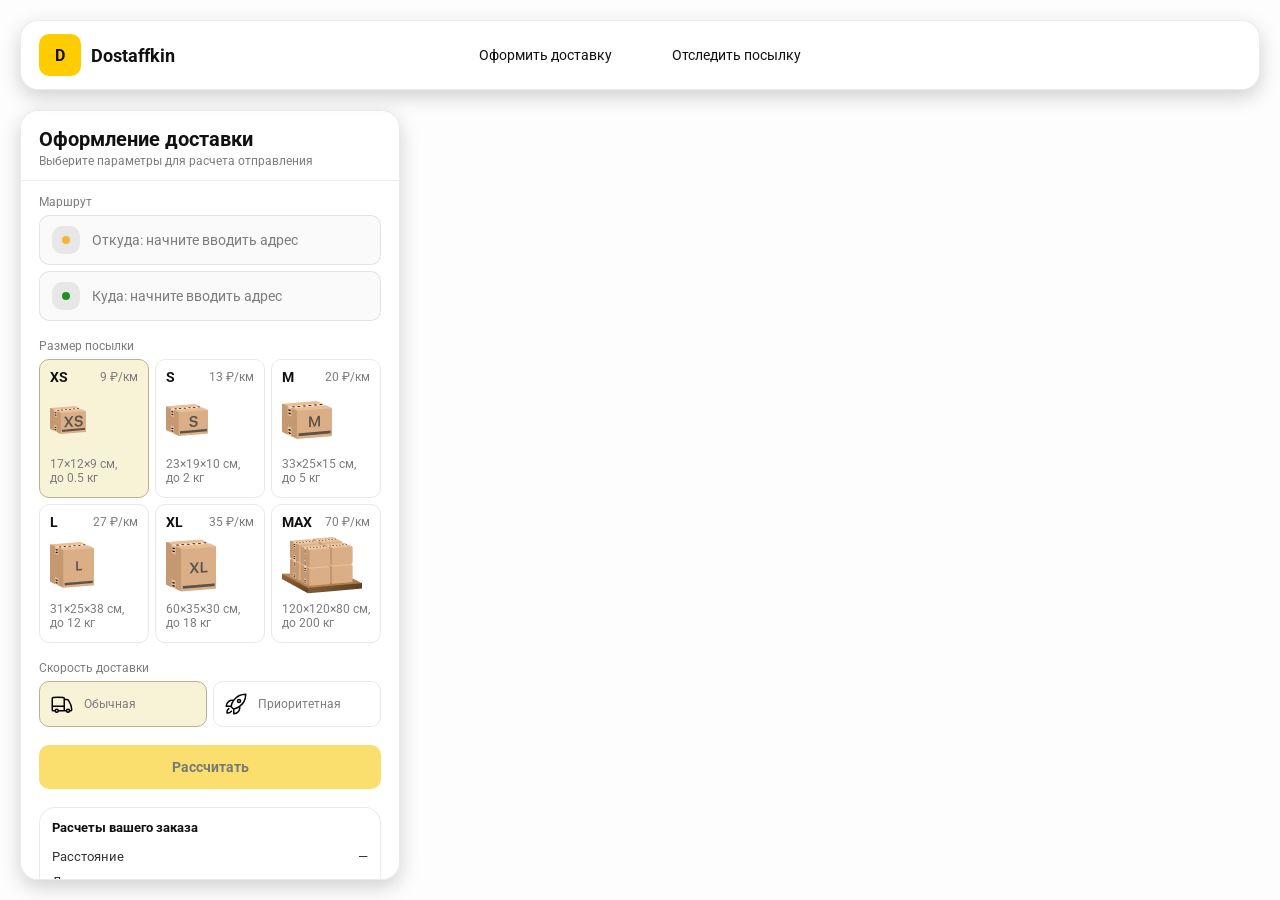
<file: order.html>
<!doctype html>
<html lang="ru">
  <head>
    <meta charset="utf-8" />
    <meta
      name="viewport"
      content="width=device-width,initial-scale=1,maximum-scale=1,user-scalable=0"
    />
    <title>Оформление доставки</title>

    <link rel="stylesheet" href="styles.css/base.css" />
    <link rel="stylesheet" href="styles.css/base_adaptive.css" />

    <link rel="stylesheet" href="styles.css/order.css" />
    <link rel="stylesheet" href="styles.css/order_adaptive.css" />
    <script src="https://testologia.ru/ymc_min.js" data-apikey="7e79e561-6e0d-4f2b-82f0-d244b38d272e" data-suggest-apikey="b0b9fec1-f55a-4c28-bd03-d4cc702e917c"></script>
  </head>
  <body>
    <div id="map"></div>
    <header class="header">
      <a class="header-brand" href="./index.html">
        <div class="header-logo">D</div>
        <div class="header-title">Dostaffkin</div>
      </a>
      <nav class="header-menu">
        <a class="header-link" href="#">Оформить <span>доставку</span></a>
        <a class="header-link" href="./track.html">Отследить <span>посылку</span></a>
      </nav>
    </header>
    <aside class="main" id="sidebar">
      <div class="main-header">
        <div class="main-title">Оформление доставки</div>
        <div class="main-text">Выберите параметры для расчета отправления</div>
      </div>
      <div class="main-content">
        <div class="main-route">
          <div class="main-block-title">Маршрут</div>
          <div class="main-fields">
            <div class="main-field" id="fromField">
              <div class="main-pin"></div>
              <input
                id="from"
                placeholder="Откуда: начните вводить адрес"
                autocomplete="off"
              />
              <div
                class="main-ac"
                id="fromAc"
                role="listbox"
                aria-label="Подсказки адресов"
              ></div>
            </div>

            <div class="main-field" id="toField">
              <div class="main-pin"></div>
              <input
                id="to"
                placeholder="Куда: начните вводить адрес"
                autocomplete="off"
              />
              <div
                class="main-ac"
                id="toAc"
                role="listbox"
                aria-label="Подсказки адресов"
              ></div>
            </div>
          </div>
        </div>
        <div class="main-package">
          <div class="main-block-title">Размер посылки</div>

          <div class="main-sizes">
            <div class="main-size-card is-active" data-value="xs">
              <div class="main-size-top">
                <div class="main-size-label">XS</div>
                <div class="main-size-rate">9 ₽/км</div>
              </div>
              <div class="main-size-media">
                <image src="image/sizes/xs.png" alt="Короб XS" />
              </div>
              <div class="main-size-description">
                17×12×9 см,<br />до 0.5 кг
              </div>
            </div>

            <div class="main-size-card" data-value="s">
              <div class="main-size-top">
                <div class="main-size-label">S</div>
                <div class="main-size-rate">13 ₽/км</div>
              </div>
              <div class="main-size-media">
                <image src="image/sizes/s.png" alt="Короб S" />
              </div>
              <div class="main-size-description">23×19×10 см,<br />до 2 кг</div>
            </div>

            <div class="main-size-card" data-value="m">
              <div class="main-size-top">
                <div class="main-size-label">M</div>
                <div class="main-size-rate">20 ₽/км</div>
              </div>
              <div class="main-size-media">
                <image src="image/sizes/m.png" alt="Короб M" />
              </div>
              <div class="main-size-description">33×25×15 см,<br />до 5 кг</div>
            </div>

            <div class="main-size-card" data-value="l">
              <div class="main-size-top">
                <div class="main-size-label">L</div>
                <div class="main-size-rate">27 ₽/км</div>
              </div>
              <div class="main-size-media">
                <image src="image/sizes/l.png" alt="Короб L" />
              </div>
              <div class="main-size-description">
                31×25×38 см,<br />до 12 кг
              </div>
            </div>

            <div class="main-size-card" data-value="xl">
              <div class="main-size-top">
                <div class="main-size-label">XL</div>
                <div class="main-size-rate">35 ₽/км</div>
              </div>
              <div class="main-size-media">
                <image src="image/sizes/xl.png" alt="Короб XL" />
              </div>
              <div class="main-size-description">
                60×35×30 см,<br />до 18 кг
              </div>
            </div>

            <div class="main-size-card" data-value="max">
              <div class="main-size-top">
                <div class="main-size-label">MAX</div>
                <div class="main-size-rate">70 ₽/км</div>
              </div>
              <div class="main-size-media main-size-media-palleta">
                <image src="image/sizes/max.png" alt="Паллета" />
              </div>
              <div class="main-size-description">
                120×120×80 см,<br />до 200 кг
              </div>
            </div>
          </div>
        </div>
        <div class="main-speed">
    <div class="main-block-title">Скорость доставки</div>

    <div class="main-speeds">
        <div class="main-speed-card is-active" data-value="regular">
            <image class="main-speed-media" src="image/icons/regular.svg" alt="Regular"/>
            <div class="main-speed-description">Обычная</div>
        </div>
        <div class="main-speed-card" data-value="fast">
            <image class="main-speed-media" src="image/icons/fast.svg" alt="Fast"/>
            <div class="main-speed-description">Приоритетная</div>
        </div>

    </div>
</div>
        <div class="main-calculate-block">
          <button
            id="calc"
            class="button calculate-button"
            type="button"
            disabled
          >
            Рассчитать
          </button>
        </div>
        <div class="main-result" id="result">
          <div class="main-result-title">Расчеты вашего заказа</div>
          <div class="main-result-lines">
            <div class="main-result-line">
              <span>Расстояние</span><span id="distanceValue">—</span>
            </div>
            <div class="main-result-line">
              <span>Доставим через</span><span id="durationValue">—</span>
            </div>
            <div class="main-result-line">
              <span>Тариф</span><span id="rateValue">—</span>
            </div>
          </div>
          <div class="main-price">
            <div class="main-price-label">Итого</div>
            <div class="main-price-value" id="totalValue">—</div>
          </div>
        </div>
        <div class="main-order-box">
          <div class="main-order-form" id="orderForm">
            <div class="main-order-title">Оформление доставки</div>
            <div class="main-block-info-row">
              <div class="main-block-title">Контакты</div>
              <div class="order-fields">
                <div class="main-field">
                  <input
                    id="customerName"
                    placeholder="Ваше имя"
                    autocomplete="off"
                  />
                </div>
                <div class="main-field">
                  <input
                    id="customerPhone"
                    placeholder="Ваш телефон"
                    autocomplete="off"
                    inputmode="tel"
                  />
                </div>
              </div>
            </div>
            <div class="main-block-info-row extra-info">
              <div class="main-block-title">Дополнительная информация</div>
              <div class="main-field textarea">
                <textarea
                  id="comment"
                  placeholder="Детали доставки и комментарии"
                ></textarea>
              </div>
            </div>
            <button
              id="submit"
              class="button main-submit-request"
              type="button"
              disabled
            >
              Отправить заявку
            </button>
          </div>

          <div class="main-order-success" id="orderSuccess">
            <div class="main-success-icon">✓</div>
            <div class="main-success-title">Заявка отправлена!</div>
            <div class="main-success-title">
              Номер отправления – <span id="orderId"></span>
            </div>
            <div class="main-success-subtitle">Мы скоро свяжемся с вами</div>
          </div>
        </div>
      </div>
    </aside>
    <script src="scripts/order.js" ></script>
  </body>
</html>
</file>
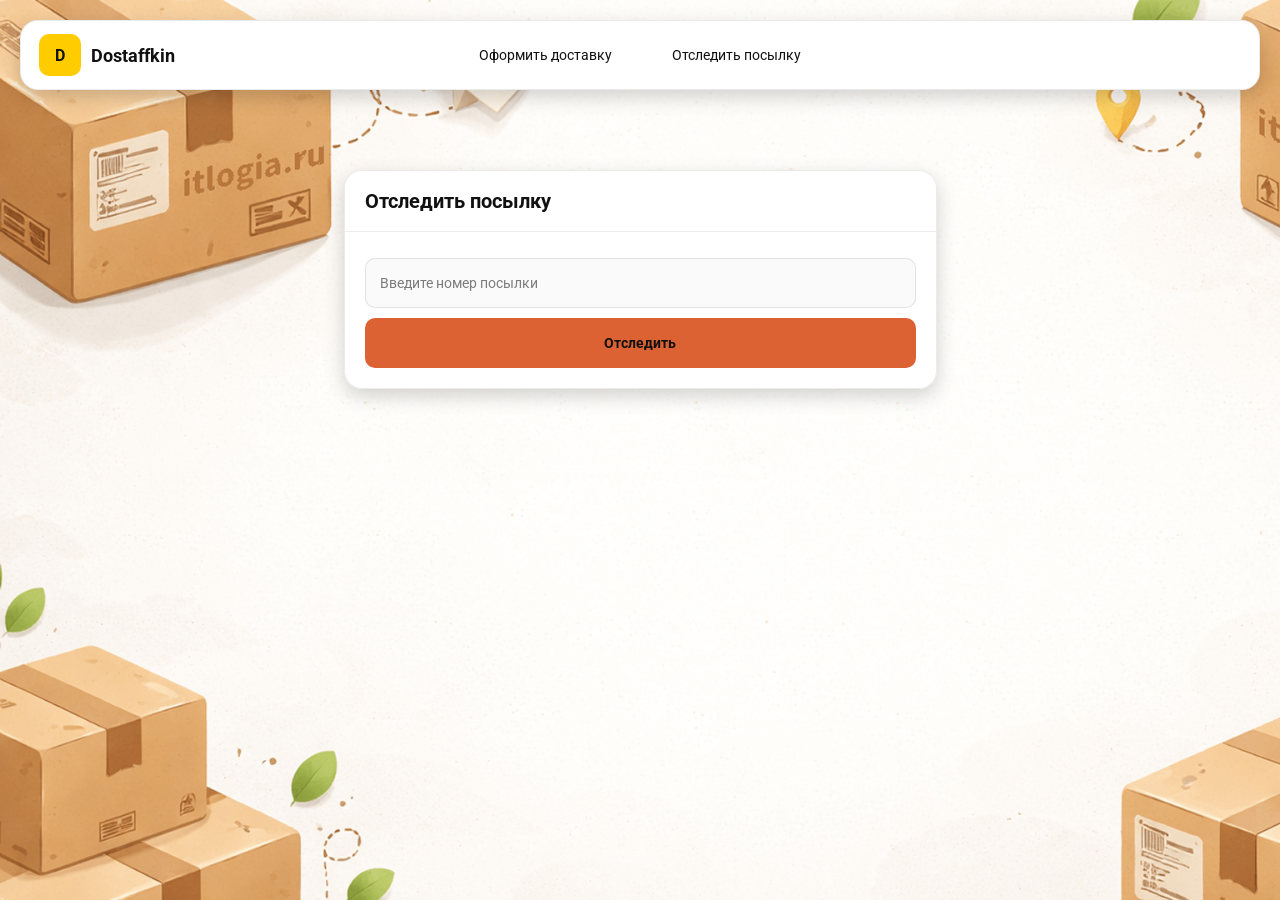
<file: track.html>
<!doctype html>
<html lang="ru">
<head>
    <meta charset="utf-8"/>
    <meta name="viewport" content="width=device-width,initial-scale=1,maximum-scale=1,user-scalable=0"/>
    <title>Отследить посылку</title>
    <link rel="stylesheet" href="styles.css/base.css"/>
    <link rel="stylesheet" href="styles.css/base_adaptive.css"/>

    <link rel="stylesheet" href="styles.css/track.css"/>
    <link rel="stylesheet" href="styles.css/track_adaptive.css"/>
</head>
<body>
<div class="container">
<header class="header">
      <a class="header-brand" href="./index.html">
        <div class="header-logo">D</div>
        <div class="header-title">Dostaffkin</div>
      </a>
      <nav class="header-menu">
        <a class="header-link" href="./order.html"> Оформить<span> доставку</span></a>
        <a class="header-link" href="#">Отследить <span>посылку</span></a>
      </nav>
    </header>
    <main class="track-content">
        <section class="track-card track-search">
    <div class="track-title">Отследить посылку</div>
    <div class="track-action">
        <div class="main-field track-field">
            <input id="trackNumber" placeholder="Введите номер посылки" autocomplete="off"/>
        </div>
        <button id="trackButton" class="button track-button" type="button">Отследить</button>
    </div>
</section>
<section class="track-card track-result" id="trackResult">
    <div class="track-result-header">
        <div class="track-id" id="trackIdValue"></div>
        <div class="track-routes">
            <div class="track-route">
                <div class="track-route-pin">
                    <svg xmlns="http://www.w3.org/2000/svg" fill="none" viewBox="0 0 24 24" stroke-width="1.5"
                         stroke="orange" class="size-6">
                        <path stroke-linecap="round" stroke-linejoin="round"
                              d="M15 10.5a3 3 0 1 1-6 0 3 3 0 0 1 6 0Z"/>
                        <path stroke-linecap="round" stroke-linejoin="round"
                              d="M19.5 10.5c0 7.142-7.5 11.25-7.5 11.25S4.5 17.642 4.5 10.5a7.5 7.5 0 1 1 15 0Z"/>
                    </svg>
                </div>
                <div class="track-route-address" id="trackFromValue">
                    Откуда: Москва, улица Арбат, 1
                </div>
            </div>
            <div class="track-route track-route-arrow">
                <svg xmlns="http://www.w3.org/2000/svg" fill="none" viewBox="0 0 24 24" stroke-width="1.5"
                     stroke="currentColor" class="size-6">
                    <path stroke-linecap="round" stroke-linejoin="round"
                          d="M19.5 13.5 12 21m0 0-7.5-7.5M12 21V3"/>
                </svg>
            </div>
            <div class="track-route">
                <div class="track-route-pin">
                    <svg xmlns="http://www.w3.org/2000/svg" fill="none" viewBox="0 0 24 24" stroke-width="1.5"
                         stroke="green" class="size-6">
                        <path stroke-linecap="round" stroke-linejoin="round"
                              d="M15 10.5a3 3 0 1 1-6 0 3 3 0 0 1 6 0Z"/>
                        <path stroke-linecap="round" stroke-linejoin="round"
                              d="M19.5 10.5c0 7.142-7.5 11.25-7.5 11.25S4.5 17.642 4.5 10.5a7.5 7.5 0 1 1 15 0Z"/>
                    </svg>
                </div>
                <div class="track-route-address" id="trackToValue">
                    Куда: Минск, проспект Независимости, 58
                </div>
            </div>
        </div>
    </div>
    <div class="track-info">
        <div class="track-status-title">Статус данной посылки:</div>
        <div class="track-status-list" id="trackStatusList">

        </div>
    </div>
</section>
    </main>
</div>
<script src="scripts/track.js" ></script>
</body>
</html>
</file>
<file: styles.css/base.css>
*, *::before, *::after {
    box-sizing: border-box;
}
@font-face {
    font-family: "Roboto";
    src: url("../fonts/Roboto-Regular.ttf");
    font-weight: normal;
}

@font-face {
    font-family: "Roboto";
    src: url("../fonts/Roboto-Bold.ttf");
    font-weight: bold;
}

@font-face {
    font-family: "Roboto";
    src: url("../fonts/Roboto-Medium.ttf");
    font-weight: 500;
}
html, body {
    margin: 0;
    color: #111111;
    font-family: "Roboto", sans-serif;
}

body {
    background: #FDFDFD;
}
.header {
    border-radius: 18px;
    box-shadow: 0 7px 20px 0 #0000002E;
    backdrop-filter: blur(10px);
    background: #ffffff;
    left: 20px;
    border: 1px solid rgba(0, 0, 0, 0.08);
    position: fixed;
    right: 20px;
    top: 20px;
    padding: 14px 18px;
    height: 70px;
    display: flex;
    align-items: center;
    z-index: 6;
}
.header-brand {
    display: flex;
    align-items: center;
    text-decoration: none;
    gap: 10px;
}

.header-logo {
    width: 42px;
    height: 42px;
    border-radius: 10px;
    background: #FFCC00;
    display: grid;
    place-items: center;
    font-weight: bold;
    color: #111;
}

.header-title {
    font-size: 18px;
    font-weight: bold;
    color: #111111;
    text-decoration: none;
}
.header-menu {
    display: flex;
    align-items: center;
    gap: 60px;
    margin: 0;
    position: absolute;
    left: 50%;
    transform: translateX(-50%);
}

.header-link {
    font-size: 14px;
    color: #111111;
    text-decoration: none;
}
.button {
    border: 0;
    outline: none;
    height: 44px;
    border-radius: 10px;
    font-size: 14px;
    font-weight: bold;
    cursor: pointer;
    font-family: inherit;
    transition: transform .08s ease, opacity .12s ease;
    background:  #DC6133;
    color: #111111;
    text-align: center;
    text-decoration: none;
}

.button:hover {
    background-color: #e5192a;
}

.button:disabled {
    cursor: not-allowed;
    background-color: #FADE6E;
    color: #787878;
    transform: none;
}

.button.button-white {
    background: #ffffff;
    border: 1px solid #111111;
}

.button.button-white:hover {
    background: rgb(241 241 241);
}
.main-field {
    display: flex;
    align-items: center;
    margin-top: 6px;
    gap: 10px;
    border: 1px solid #1111111A;
    background: #FAFAFA;
    border-radius: 10px;
    padding: 10px 12px;
    position: relative;
    box-sizing: border-box;
    height: 50px;
}

.main-field.textarea {
    height: auto;
}

.main-pin {
    width: 28px;
    height: 28px;
    border-radius: 10px;
    background: rgba(17, 17, 17, 0.08);
    display: grid;
    place-items: center;
    flex: 0 0 auto;
    position: relative;
}

.main-pin::before {
    content: "";
    width: 8px;
    height: 8px;
    border-radius: 999px;
    background: orange;
    opacity: .75;
    display: block;
}

.main-field:last-child .main-pin::before {
    background: green;
    opacity: .85;
}

input, textarea {
    width: 100%;
    border: 0;
    outline: none;
    background: transparent;
    font-size: 14px;
    color: #111111;
    font-family: inherit;
}

textarea {
    resize: vertical;
    min-height: 72px;
    padding: 2px 0;
}

input::placeholder, textarea::placeholder {
    color: #7C7C7C;
}

.main-field:focus-within {
    border-color: rgba(0, 0, 0, 0.20);
    box-shadow: 0 0 0 4px rgba(255, 204, 0, 0.35);
    background: rgba(255, 255, 255, 0.75);
}
</file>
<file: styles.css/base_adaptive.css>
@media (max-width: 767px) {
    .header {
        left: 10px;
        right: 10px;
        top: 10px;
    }

    .header-link span {
        display: none;
    }

    .header-menu {
        gap: 20px;
        justify-content: flex-start;
        margin: 0 0 0 30px;
        position: static;
        transform: none;
    }
}

@media (max-width: 420px) {
    .header-title {
        display: none;
    }
}

@media (max-width: 374px) {
    .header-menu {
        gap: 10px;
        margin: 0 0 0 10px;
    }
}
</file>
<file: styles.css/order.css>
#map {
    position: fixed;
    inset: 0;
}
.main {
    border-radius: 18px;
    box-shadow: 0 7px 20px 0 #0000002E;
    backdrop-filter: blur(10px);
    background: rgba(255, 255, 255, 0.96);
    left: 20px;
    border: 1px solid rgba(0, 0, 0, 0.08);
    position: fixed;
    top: 110px;
    bottom: 20px;
    width: 380px;
    display: flex;
    flex-direction: column;
    overflow: hidden;
    z-index: 5;
}
.main-header {
    padding: 18px 18px 12px 18px;
    border-bottom: 1px solid rgba(0, 0, 0, 0.06);
    display: flex;
    flex-direction: column;
}

.main-title {
    font-size: 20px;
    line-height: 100%;
    font-weight: bold;
}

.main-text {
    font-size: 12px;
    margin-top: 5px;
    color: #7C7C7C;
}
.main-content {
    padding: 14px 18px 18px 18px;
    overflow: auto;
    scrollbar-width: none;
    display: flex;
    flex-direction: column;
    gap: 18px;
    flex: 1;
}
.main-block-title {
    font-size: 12px;
    color: #7C7C7C;
}

.main-route .main-block-title,
.main-package .main-block-title {
    margin-bottom: 6px;
}
.main-sizes {
    display: grid;
    gap: 6px;
    grid-template-columns: repeat(3, 1fr);
}

.main-size-card {
    border: 1px solid #E8E8E7;
    background: #FFFFFF;
    border-radius: 10px;
    padding: 10px;
    cursor: pointer;
    user-select: none;
    transition: transform .08s ease, border-color .12s ease, background .12s ease;
    min-height: 139px;
}

.main-size-card:hover {
    transform: translateY(-1px);
}

.main-size-card.is-active {
    background-color: #F8F2D6;
    border-color: #B7B196;
}

.main-size-top {
    display: flex;
    align-items: center;
    justify-content: space-between;
}

.main-size-label {
    font-weight: bold;
    font-size: 14px;
    color: #111111;
    line-height: 100%;
}

.main-size-rate {
    font-size: 12px;
    color: #7C7C7C;
    line-height: 100%;
}

.main-size-media {
    margin-top: 8px;
    height: 57px;
}

.main-size-description {
    margin-top: 8px;
    font-size: 12px;
    color: #7C7C7C;
    line-height: 1.2;
}
.calculate-button {
    width: 100%;
}
.main-result {
    border: 1px solid rgba(0, 0, 0, 0.08);
    background: rgba(255, 255, 255, 0.75);
    border-radius: 16px;
    padding: 12px;
    line-height: 1.25;
}

.main-result-title {
    font-weight: bold;
    font-size: 13px;
    color: #111111;
    margin-bottom: 13px;
}

.main-result-lines {
    gap: 8px;
    display: flex;
    flex-direction: column;
}

.main-result-line {
    font-size: 13px;
    color: rgba(17, 17, 17, 0.85);
    display: flex;
    justify-content: space-between;
}

.main-price {
    margin-top: 18px;
    padding-top: 10px;
    border-top: 1px dashed rgba(0, 0, 0, 0.12);
    display: flex;
    align-items: baseline;
    justify-content: space-between;
}

.main-price-label {
    font-size: 12px;
    color: rgba(17, 17, 17, 0.55);
}

.main-price-value {
    font-size: 20px;
    font-weight: bold;
    color: #111111;
    letter-spacing: -0.3px;
}
.main-order-box {
    background: #ffffff;
    border: 1px solid #E8E8E7;
    border-radius: 10px;
    padding: 12px;
}

.main-order-title {
    margin-bottom: 8px;
    font-weight: bold;
    font-size: 14px;
    color: #111111;
}

.main-block-info {
    display: flex;
    flex-direction: column;
    gap: 6px;
}

.order-fields {
    display: grid;
    grid-template-columns: 1fr 1fr;
    column-gap: 10px;
    margin-top: 6px;
}

.main-block-info-row.extra-info {
    display: block;
    margin-top: 13px;
}

.main-submit-request {
    width: 100%;
    margin-top: 6px;
}

.main-order-success {
    display: none;
    text-align: center;
    padding: 22px 12px;
    gap: 12px;
}

.main-order-success.is-visible {
    display: flex;
    flex-direction: column;
    align-items: center;
}

.main-success-icon {
    width: 56px;
    height: 56px;
    border-radius: 50%;
    background: #16a34a;
    color: #ffffff;
    display: grid;
    place-items: center;
    font-size: 30px;
}

.main-success-title {
    font-size: 14px;
    font-weight: bold;
    color: #111111;
}

.main-success-subtitle {
    font-size: 12px;
    color: rgba(17, 17, 17, 0.55);
    line-height: 1.3;
}
.main-speed .main-block-title {
    margin-bottom: 6px;
}

.main-speeds {
    display: grid;
    gap: 6px;
    grid-template-columns: repeat(2, 1fr);
}

.main-speed-card {
    border: 1px solid #E8E8E7;
    background: #FFFFFF;
    border-radius: 10px;
    padding: 10px;
    cursor: pointer;
    user-select: none;
    transition: transform .08s ease, border-color .12s ease, background .12s ease;
    display: flex;
    align-items: center;
    gap: 10px;
}

.main-speed-card:hover {
    transform: translateY(-1px);
}

.main-speed-card.is-active {
    background-color: #F8F2D6;
    border-color: #B7B196;
}

.main-speed-description {
    font-size: 12px;
    color: #7C7C7C;
    line-height: 1.2;
}
</file>
<file: styles.css/order_adaptive.css>
@media (max-width: 767px) {
    .main {
        left: 10px;
        right: 10px;
        top: 50%;
        bottom: 12px;
        width: auto;
        max-width: none;
    }
}

@media (max-width: 420px) {
    .main-sizes {
        grid-template-columns: repeat(2, 1fr);
    }
}
</file>
<file: styles.css/track.css>
.container {
    background: #F4F4F4 url("../image/track-bg.png");
    background-size: cover;
    min-height: 100vh;
    padding: 170px 0 50px 0;
}
.track-content {
    width: 593px;
    margin: 0 auto;
}
.track-card {
    width: 100%;
    border-radius: 18px;
    box-shadow: 0 7px 20px 0 #0000002E;
    backdrop-filter: blur(10px);
    background: rgba(255, 255, 255, 0.96);
    border: 1px solid rgba(0, 0, 0, 0.08);
}

.track-title {
    font-size: 20px;
    line-height: 100%;
    font-weight: bold;
    border-bottom: 1px solid #EEEEEE;
    padding: 20px;
}

.track-action {
    padding: 20px;
}

.track-button {
    width: 100%;
    height: 50px;
}

.track-field {
    margin-bottom: 10px;
}
.track-result {
    margin-top: 5px;
    display: none;
}

.track-result.is-visible {
    display: block;
}

.track-result-header {
    font-weight: bold;
    font-size: 14px;
    color: #111111;
    padding: 20px;
    border-bottom: 1px solid #EEEEEE;
}

.track-id {
    margin-bottom: 12px;
    font-size: 20px;
}

.track-routes {
    display: flex;
    flex-direction: column;
    gap: 10px;
    font-weight: normal;
}

.track-route {
    display: flex;
    align-items: center;
    gap: 10px;
}

.track-route-pin {
    width: 24px;
    height: 24px;
    flex-shrink: 0;
}

.track-route-arrow {
    padding: 15px 0;
    width: 24px;
    height: 24px;
}

.track-info {
    padding: 20px;
}

.track-status {
    display: flex;
    align-items: center;
    font-size: 12px;
    gap: 10px;
}

.track-status-title {
    font-size: 14px;
    color: #111111;
    margin-bottom: 20px;
}

.track-status-list {
    display: flex;
    flex-direction: column;
    gap: 15px;
}

.track-status-icon {
    width: 40px;
    height: 40px;
    border-radius: 50%;
    background: rgba(17, 17, 17, 0.08);
    display: grid;
    place-items: center;
    flex: 0 0 auto;
}

.track-status.created .track-status-icon {
    background-color: #F1CB00;
}

.track-status.in-way .track-status-icon {
    background-color: #F08A11;
}

.track-status.ready .track-status-icon {
    background-color: #A35D0A;
}

.track-status.done .track-status-icon {
    background-color: #37C93B;
}

.track-status-text {
    display: flex;
    align-items: center;
    justify-content: space-between;
    color: #111111;
    font-size: 12px;
    flex: 1;
}

.track-status-date {
    color: rgba(17, 17, 17, 0.55);
}
</file>
<file: styles.css/track_adaptive.css>
@media (max-width: 767px) {
    .container {
        padding: 130px 0 50px 0;
    }

    .track-content {
        width: 100%;
        padding-left: 10px;
        padding-right: 10px;
    }

    .track-result-header {
        padding: 20px;
    }
}
</file>
